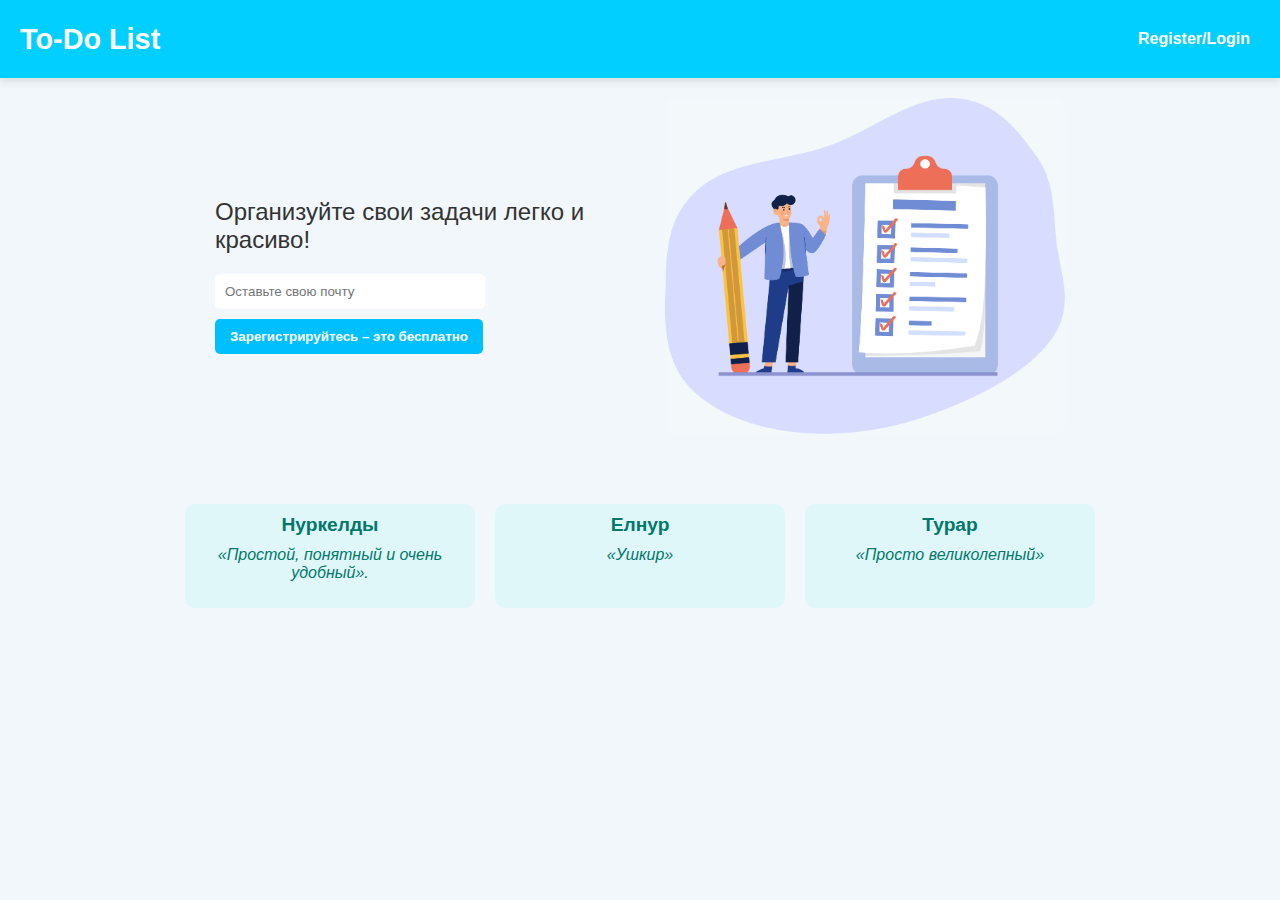
<file: index.html>
<!DOCTYPE html>
<html lang="ru">
<head>
  <meta charset="UTF-8">
  <meta name="viewport" content="width=device-width, initial-scale=1.0">
  <title>To-Do List</title>
  <link href="css/index_style.css" rel="stylesheet">
</head>
<body>
  <div class="header">
    <div class="logo">To-Do List</div>
    <div class="nav">
      <a href="login.html">Register/Login</a>
    </div>
  </div>

  <script src="https://code.jquery.com/jquery-3.6.0.min.js"></script>
  <script>
    $(document).ready(function() {
      $('#generate-number').click(function() {
        const randomNum = Math.floor(Math.random() * 100) + 1;
        let message = `Your number: ${randomNum}<br>`;
        message += randomNum % 2 === 0 ? "Even number" : "Odd number";
        message += "<br>";
        message += randomNum > 50 ? "Greater than 50" : "50 or less";
        $('#number-result').html(message);
      });

      const quotes = [
        {author: "Нуркелды", text: "«Простой, понятный и очень удобный»."},
        {author: "Елнур", text: "«Ушкир»"},
        {author: "Турар", text: "«Просто великолепный»"}
      ];

      function displayQuotes() {
        const container = $("#quote-container");
        container.empty();
        quotes.forEach(quote => {
          container.append(`
            <div class="quote-box">
              <span>${quote.author}</span>
              <p>${quote.text}</p>
            </div>
          `);
        });
      }

      $("#newsletter-btn").click(function() {
        const email = $("#newsletter-email").val();
        if (email) {
          alert("Спасибо за подписку!");
          $("#newsletter-email").val("");
        }
      });

      displayQuotes();
    });
  </script>

  <div class="container">
    <div class="promo">
      <div class="promo-text">Организуйте свои задачи легко и красиво!</div>
      <div class="signup-box">
        <input type="email" id="newsletter-email" placeholder="Оставьте свою почту">
        <button id="newsletter-btn">Зарегистрируйтесь – это бесплатно</button>
      </div>
    </div>
    <div class="image-container">
      <img src="assets/images/todo.png" alt="To-Do List Illustration">
    </div>
  </div>

  <div class="quote-container" id="quote-container"></div>
</body>
</html>
</file>
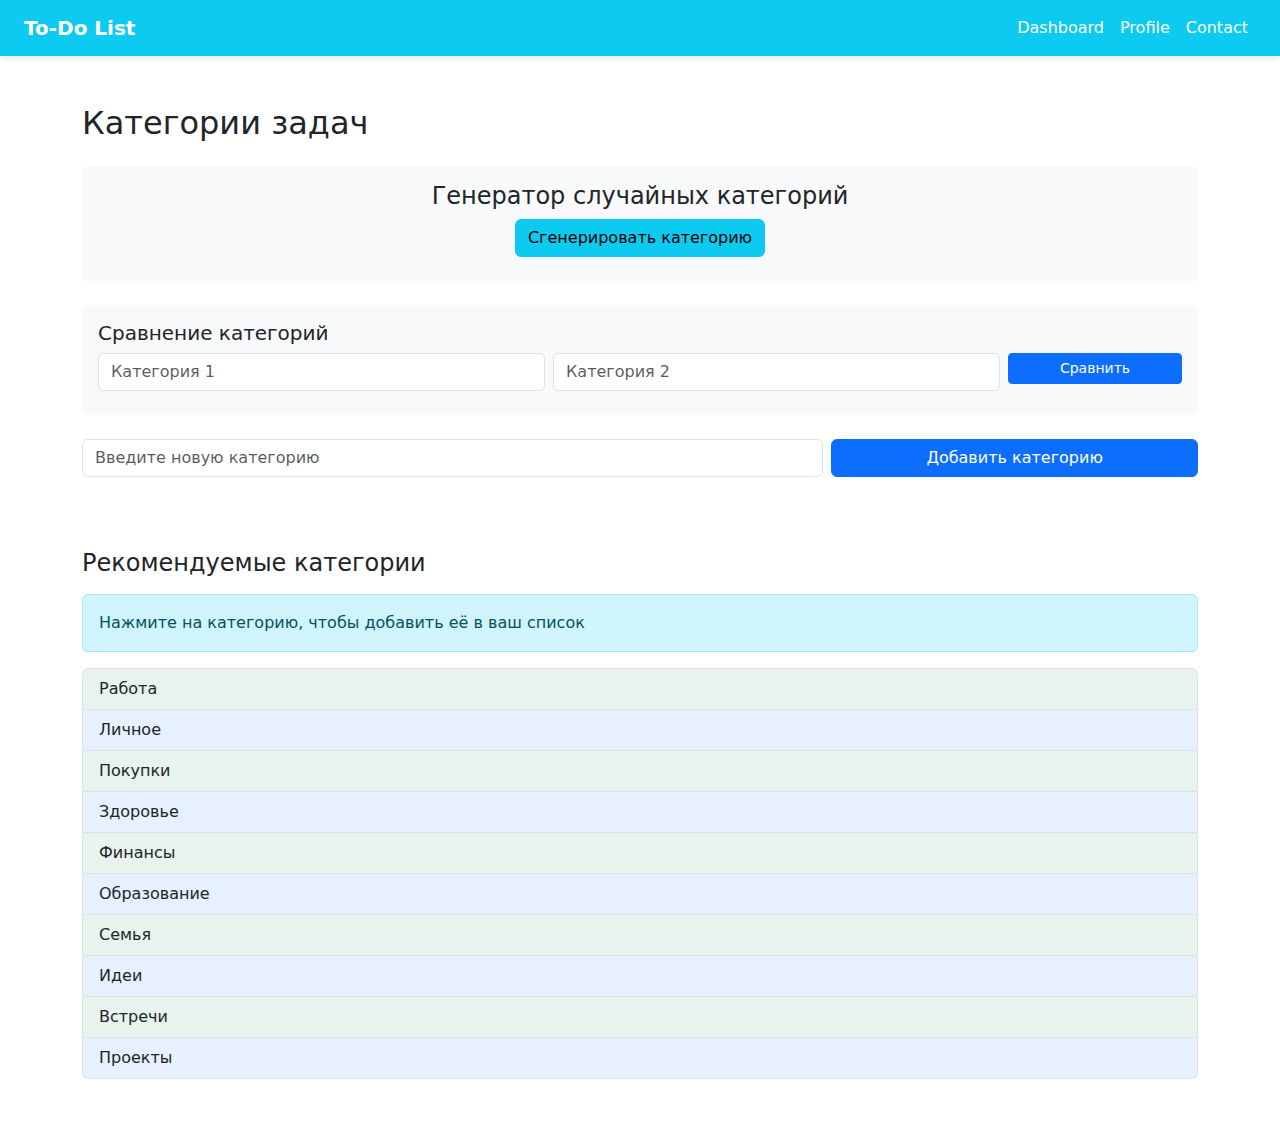
<file: categories.html>
<!DOCTYPE html>
<html lang="ru">
<head>
  <meta charset="UTF-8">
  <meta name="viewport" content="width=device-width, initial-scale=1">
  <title>Категории | To-Do List</title>
  <link href="categories_style.css" rel="stylesheet">
  <link href="https://cdn.jsdelivr.net/npm/bootstrap@5.3.0/dist/css/bootstrap.min.css" rel="stylesheet">
  <style>
    .even-category { background-color: rgba(25, 135, 84, 0.1); }
    .odd-category { background-color: rgba(13, 110, 253, 0.1); }
    .category-card { transition: all 0.3s ease; }
    .category-card:hover { transform: scale(1.02); box-shadow: 0 5px 15px rgba(0,0,0,0.1); }
    .random-category-btn { margin-top: 20px; }
  </style>
</head>
<body>
  <nav class="navbar navbar-expand-lg navbar-light bg-info px-4">
    <a class="navbar-brand text-white fw-bold" href="index.html">To-Do List</a>
    <div class="collapse navbar-collapse justify-content-end" id="navbarNav">
      <ul class="navbar-nav">
        <li class="nav-item"><a class="nav-link text-white" href="dashboard.html">Dashboard</a></li>
        <li class="nav-item"><a class="nav-link text-white" href="profile.html">Profile</a></li>
        <li class="nav-item"><a class="nav-link text-white" href="contact.html">Contact</a></li>
      </ul>
    </div>
  </nav>

  <main class="container my-5">
    <h2 class="mb-4">Категории задач</h2>
    <div class="random-category-container bg-light p-3 mb-4 rounded text-center">
      <h4>Генератор случайных категорий</h4>
      <button id="generate-category" class="btn btn-info mb-2">Сгенерировать категорию</button>
      <div id="category-result" class="fw-bold fs-4"></div>
    </div>
    <div class="category-comparison mb-4 p-3 bg-light rounded">
      <h5>Сравнение категорий</h5>
      <div class="row g-2 mb-2">
        <div class="col-md-5">
          <input type="text" class="form-control" id="category1" placeholder="Категория 1">
        </div>
        <div class="col-md-5">
          <input type="text" class="form-control" id="category2" placeholder="Категория 2">
        </div>
        <div class="col-md-2">
          <button id="compare-category-btn" class="btn btn-sm btn-primary w-100">Сравнить</button>
        </div>
      </div>
      <div id="comparison-result" class="fw-bold"></div>
    </div>

    <form id="category-form" class="mb-4">
      <div class="row g-2">
        <div class="col-md-8">
          <input type="text" class="form-control" placeholder="Введите новую категорию" id="category-input" required>
        </div>
        <div class="col-md-4">
          <button type="submit" class="btn btn-primary w-100">Добавить категорию</button>
        </div>
      </div>
    </form>


    <div class="grid-container mb-4" id="category-list"></div>


    <div class="suggested-categories mt-5">
      <h4 class="mb-3">Рекомендуемые категории</h4>
      <div class="alert alert-info">
        Нажмите на категорию, чтобы добавить её в ваш список
      </div>
      <ul id="suggested-list" class="list-group"></ul>
    </div>
  </main>

  <script src="https://code.jquery.com/jquery-3.6.0.min.js"></script>
  <script src="https://cdn.jsdelivr.net/npm/bootstrap@5.3.0/dist/js/bootstrap.bundle.min.js"></script>
  <script>
  $(document).ready(function() {
    const categoryForm = $('#category-form');
    const categoryInput = $('#category-input');
    const categoryList = $('#category-list');
    const suggestedList = $('#suggested-list');
    const allCategories = ['Работа', 'Личное', 'Покупки', 'Здоровье', 'Финансы', 
                         'Образование', 'Семья', 'Идеи', 'Встречи', 'Проекты'];
    
    $('#generate-category').click(function() {
      const randomIndex = Math.floor(Math.random() * allCategories.length);
      const randomCategory = allCategories[randomIndex];
      $('#category-result').text(randomCategory);
      
      categoryInput.val(randomCategory).focus();
    });

    $('#compare-category-btn').click(function() {
      const cat1 = $('#category1').val().trim();
      const cat2 = $('#category2').val().trim();
      
      if (!cat1 || !cat2) {
        $('#comparison-result').text("Введите обе категории для сравнения").addClass('text-danger');
        return;
      }
      
      let result;
      if (cat1.length > cat2.length) {
        result = `"${cat1}" длиннее чем "${cat2}"`;
      } else if (cat2.length > cat1.length) {
        result = `"${cat2}" длиннее чем "${cat1}"`;
      } else {
        result = `Категории одинаковой длины`;
      }
      
      $('#comparison-result').text(result).removeClass('text-danger');
    });
    function showSuggestedCategories() {
      suggestedList.empty();
      
      allCategories.forEach((cat, index) => {
        const li = $('<li>', {
          class: `list-group-item ${index % 2 === 0 ? 'even-category' : 'odd-category'}`,
          text: cat
        }).click(function() {
          categoryInput.val(cat).focus();
        });
        suggestedList.append(li);
      });
    }
    function loadCategories() {
      const categories = JSON.parse(localStorage.getItem('categories')) || [];
      categoryList.empty();
      categories.forEach(cat => {
        const card = createCategoryCard(cat);
        categoryList.append(card);
      });
    }

    function saveCategories(categories) {
      localStorage.setItem('categories', JSON.stringify(categories));
    }

    function createCategoryCard(name) {
      const card = $('<div>', {
        class: 'category-card bg-white p-3 mb-3 rounded shadow-sm'
      });
      
      const nameSpan = $('<span>', {
        class: 'fw-bold me-2',
        text: name
      });
      
      const deleteBtn = $('<button>', {
        class: 'btn btn-outline-danger btn-sm float-end',
        html: '&times;'
      });
      
      deleteBtn.on('click', function() {
        card.fadeOut(300, function() {
          card.remove();
          const categories = JSON.parse(localStorage.getItem('categories')) || [];
          const updated = categories.filter(c => c !== name);
          saveCategories(updated);
        });
      });
      
      card.append(nameSpan, deleteBtn);
      return card;
    }

    categoryForm.on('submit', function(e) {
      e.preventDefault();
      const name = categoryInput.val().trim();
      
      if (name) {
        const categories = JSON.parse(localStorage.getItem('categories')) || [];
        if (!categories.includes(name)) {
          categories.push(name);
          saveCategories(categories);
          const card = createCategoryCard(name);
          card.hide().appendTo(categoryList).fadeIn(300);
          categoryInput.val('');
        }
      }
    });

    loadCategories();
    showSuggestedCategories();
  });
  </script>
</body>
</html>
</file>
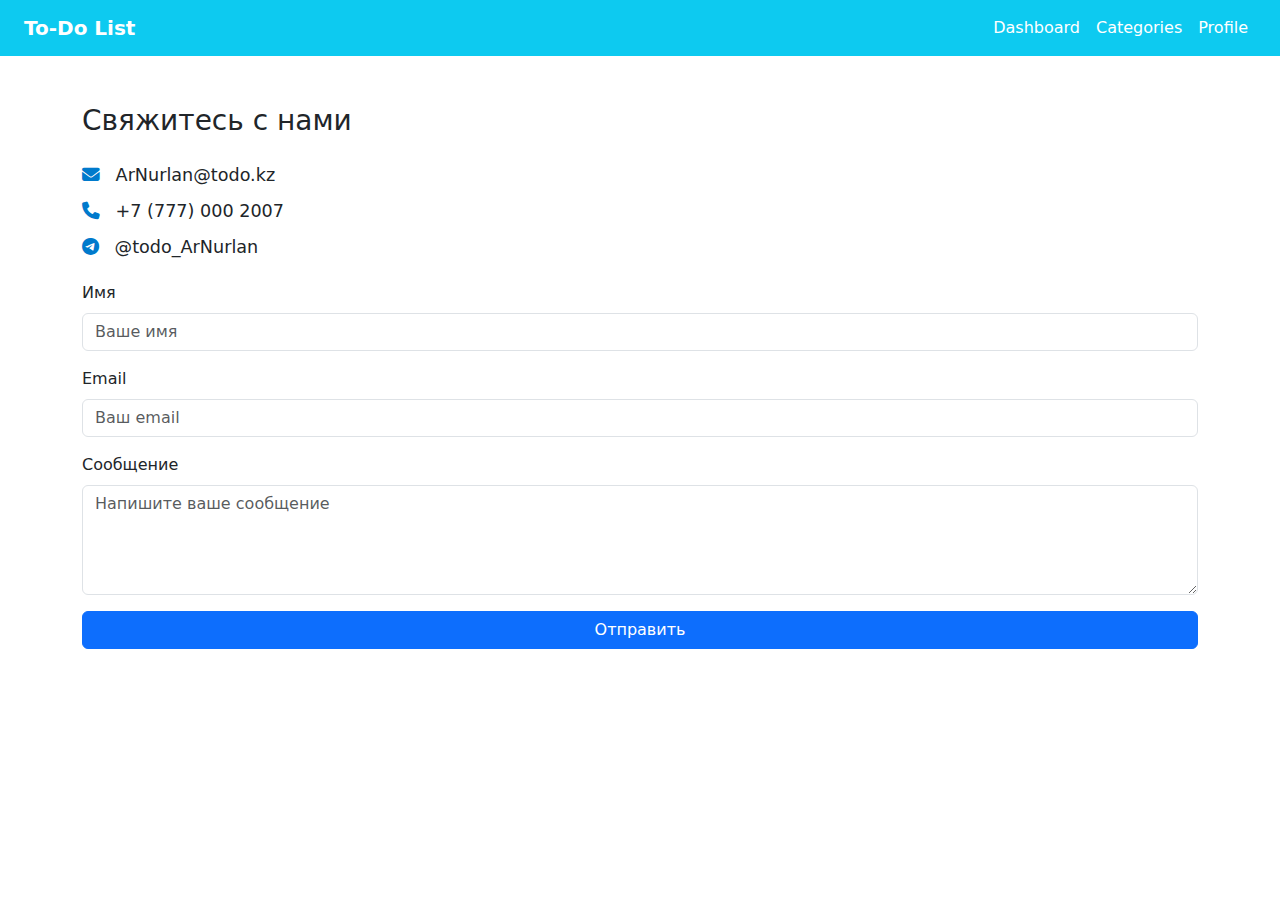
<file: contact.html>
<!DOCTYPE html>
<html lang="ru">
<head>
  <meta charset="UTF-8">
  <meta name="viewport" content="width=device-width, initial-scale=1">
  <title>Контакты | To-Do List</title>
  <link href="css/contact_style.css" rel="stylesheet">
  <link href="https://cdn.jsdelivr.net/npm/bootstrap@5.3.0/dist/css/bootstrap.min.css" rel="stylesheet">
  <link href="https://cdnjs.cloudflare.com/ajax/libs/font-awesome/6.5.0/css/all.min.css" rel="stylesheet">
</head>
<body>
  <header class="navbar navbar-expand-lg navbar-light bg-info px-4">
    <a class="navbar-brand text-white fw-bold" href="index.html">To-Do List</a>
    <button class="navbar-toggler" type="button" data-bs-toggle="collapse" data-bs-target="#navbarNav"
            aria-controls="navbarNav" aria-expanded="false" aria-label="Toggle navigation">
      <span class="navbar-toggler-icon"></span>
    </button>
    <div class="collapse navbar-collapse justify-content-end" id="navbarNav">
      <ul class="navbar-nav">
        <li class="nav-item"><a class="nav-link text-white" href="dashboard.html">Dashboard</a></li>
        <li class="nav-item"><a class="nav-link text-white" href="categories.html">Categories</a></li>
        <li class="nav-item"><a class="nav-link text-white" href="profile.html">Profile</a></li>
      </ul>
    </div>
  </header>

  <main class="container my-5">
    <h3 class="mb-4">Свяжитесь с нами</h3>
    <div class="contact-info">
      <div><i class="fas fa-envelope"></i> ArNurlan@todo.kz</div>
      <div><i class="fas fa-phone"></i> +7 (777) 000 2007</div>
      <div><i class="fab fa-telegram"></i> @todo_ArNurlan</div>
    </div>
    <form id="contact-form">
      <div class="mb-3">
        <label class="form-label">Имя</label>
        <input type="text" class="form-control" id="contact-name" placeholder="Ваше имя">
        <div class="invalid-feedback" id="contact-name-feedback"></div>
      </div>
      <div class="mb-3">
        <label class="form-label">Email</label>
        <input type="email" class="form-control" id="contact-email" placeholder="Ваш email">
        <div class="invalid-feedback" id="contact-email-feedback"></div>
      </div>
      <div class="mb-3">
        <label class="form-label">Сообщение</label>
        <textarea class="form-control" rows="4" id="contact-message" placeholder="Напишите ваше сообщение"></textarea>
        <div class="invalid-feedback" id="contact-message-feedback"></div>
      </div>
      <button type="submit" class="btn btn-primary w-100">Отправить</button>
    </form>
  </main>

  <script src="https://code.jquery.com/jquery-3.6.0.min.js"></script>
  <script src="https://cdn.jsdelivr.net/npm/bootstrap@5.3.0/dist/js/bootstrap.bundle.min.js"></script>
  <script>
    $(document).ready(function() {
      const contactForm = $('#contact-form');
      const contactNameInput = $('#contact-name');
      const contactEmailInput = $('#contact-email');
      const contactMessageInput = $('#contact-message');

      const nameFeedback = $('#contact-name-feedback');
      const emailFeedback = $('#contact-email-feedback');
      const messageFeedback = $('#contact-message-feedback');

      function clearValidationErrors() {
        contactNameInput.removeClass('is-invalid');
        nameFeedback.hide();
        contactEmailInput.removeClass('is-invalid');
        emailFeedback.hide();
        contactMessageInput.removeClass('is-invalid');
        messageFeedback.hide();
      }

      contactForm.on('submit', function(e) {
        e.preventDefault();
        clearValidationErrors();

        let isValid = true;
        const emailPattern = /^[^\s@]+@[^\s@]+\.[^\s@]+$/;

        if (contactNameInput.val().trim() === '') {
          contactNameInput.addClass('is-invalid');
          nameFeedback.text('Пожалуйста, введите ваше имя.').show();
          isValid = false;
        }

        if (contactEmailInput.val().trim() === '') {
          contactEmailInput.addClass('is-invalid');
          emailFeedback.text('Пожалуйста, введите ваш email.').show();
          isValid = false;
        } else if (!emailPattern.test(contactEmailInput.val().trim())) {
          contactEmailInput.addClass('is-invalid');
          emailFeedback.text('Пожалуйста, введите корректный email адрес.').show();
          isValid = false;
        }

        if (contactMessageInput.val().trim() === '') {
          contactMessageInput.addClass('is-invalid');
          messageFeedback.text('Пожалуйста, введите ваше сообщение.').show();
          isValid = false;
        }

        if (isValid) {
          $('<div class="alert alert-success mt-3">Сообщение отправлено! Мы свяжемся с вами в ближайшее время.</div>')
            .insertBefore(contactForm)
            .delay(2000)
            .fadeOut(function() {
              $(this).remove();
            });
          contactForm.trigger('reset');
        }
      });
    });
  </script>
</body>
</html>
</file>
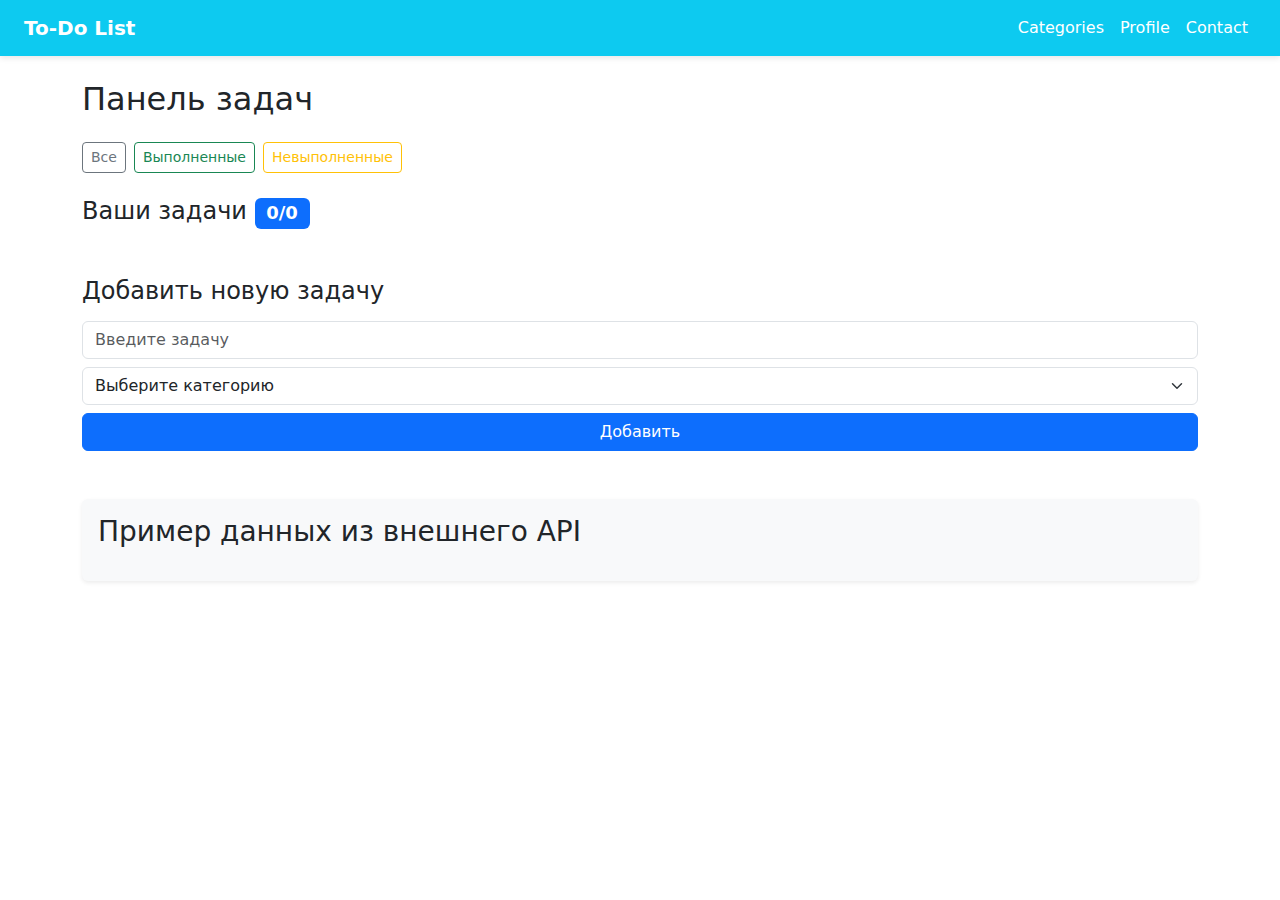
<file: dashboard.html>
<!DOCTYPE html>
<html lang="ru">
<head>
  <meta charset="UTF-8">
  <meta name="viewport" content="width=device-width, initial-scale=1">
  <title>Dashboard | To-Do List</title>
  <link href="css/dashboard_style.css" rel="stylesheet">
  <link href="https://cdn.jsdelivr.net/npm/bootstrap@5.3.0/dist/css/bootstrap.min.css" rel="stylesheet">
  <link href="https://cdnjs.cloudflare.com/ajax/libs/font-awesome/6.5.0/css/all.min.css" rel="stylesheet">
</head>
<body id="dashboard-page">

  <header class="navbar navbar-expand-lg navbar-light bg-info px-4">
    <a class="navbar-brand text-white fw-bold" href="index.html">To-Do List</a>
    <button class="navbar-toggler" type="button" data-bs-toggle="collapse" data-bs-target="#navbarNav" aria-controls="navbarNav" aria-expanded="false" aria-label="Toggle navigation">
      <span class="navbar-toggler-icon"></span>
    </button>
    <div class="collapse navbar-collapse justify-content-end" id="navbarNav">
      <ul class="navbar-nav">
        <li class="nav-item"><a class="nav-link text-white" href="categories.html">Categories</a></li>
        <li class="nav-item"><a class="nav-link text-white" href="profile.html">Profile</a></li>
        <li class="nav-item"><a class="nav-link text-white" href="contact.html">Contact</a></li>
      </ul>
    </div>
  </header>

  <main class="container my-4">
    <h2 class="mb-4">Панель задач</h2>

    <div class="mb-4 d-flex flex-wrap gap-2">
      <button class="btn btn-outline-secondary btn-sm filter-btn" data-filter="all">Все</button>
      <button class="btn btn-outline-success btn-sm filter-btn" data-filter="done">Выполненные</button>
      <button class="btn btn-outline-warning btn-sm filter-btn" data-filter="inprogress">Невыполненные</button>
    </div>

    <div class="dashboard-grid">
      <section>
        <h4 class="mb-3">Ваши задачи <span class="badge bg-primary" id="task-count">0</span></h4>
        <ul class="list-group" id="task-list"></ul>
      </section>

      <section>
        <h4 class="mb-3">Добавить новую задачу</h4>
        <form id="task-form">
          <div class="mb-2">
            <input type="text" class="form-control" placeholder="Введите задачу" id="task-input">
            <div class="invalid-feedback" id="task-input-feedback"></div>
          </div>
          <div class="mb-2">
            <select class="form-select" id="category-select">
              <option value="" selected disabled>Выберите категорию</option>
            </select>
            <div class="invalid-feedback" id="category-select-feedback"></div>
          </div>
          <button type="submit" class="btn btn-primary w-100">Добавить</button>
        </form>
      </section>
    </div>

    <section class="api-tasks-section my-5 p-3 bg-light rounded shadow-sm">
      <h3 class="mb-3">Пример данных из внешнего API</h3>
      <div id="api-todos" class="list-group">
        <p id="api-loading" class="text-muted">Загрузка данных из внешнего источника...</p>
        <p id="api-error" class="text-danger mt-2" style="display:none;"></p>
      </div>
    </section>
  </main>

  <audio id="complete-sound" src="assets/sounds/complete.mp3" preload="auto"></audio>
  <audio id="add-sound" src="assets/sounds/add.mp3" preload="auto"></audio>

  <script src="https://code.jquery.com/jquery-3.6.0.min.js"></script>
  <script src="https://cdn.jsdelivr.net/npm/bootstrap@5.3.0/dist/js/bootstrap.bundle.min.js"></script>
  <script>
    $(document).ready(function() {
      const SELECTORS = {
        TASK_LIST: "#task-list",
        TASK_COUNT: "#task-count",
        CATEGORY_SELECT: "#category-select",
        TASK_INPUT: "#task-input",
        TASK_FORM: "#task-form",
        COMPLETE_SOUND: "#complete-sound",
        ADD_SOUND: "#add-sound",
        TASK_INPUT_FEEDBACK: "#task-input-feedback",
        CATEGORY_SELECT_FEEDBACK: "#category-select-feedback",
        FILTER_BUTTON: ".filter-btn",
        API_TODOS: "#api-todos",
        API_LOADING: "#api-loading",
        API_ERROR: "#api-error",
        TASK_ITEM: ".task-item",
        TOGGLE_STATUS_BTN: ".toggle-status",
        DELETE_BTN: ".btn-delete",
        TASK_TEXT_SPAN: ".task-text",
        BADGE_SPAN: ".badge",
        EDIT_INPUT: ".edit-input",
        EDIT_BUTTONS_DIV: ".edit-buttons"
      };

      const CSS_CLASSES = {
        IS_INVALID: "is-invalid",
        COMPLETED: "completed",
        TASK_COMPLETE_ANIMATION: "task-complete-animation",
        BTN_SUCCESS: "btn-success",
        BTN_OUTLINE_SECONDARY: "btn-outline-secondary"
      };

      const STATUSES = {
        DONE: "done",
        IN_PROGRESS: "inprogress",
        ALL: "all"
      };

      const API_URL = 'https://jsonplaceholder.typicode.com/todos?_limit=7';
      const LOCAL_STORAGE_KEYS = {
        CATEGORIES: 'categories',
        TASKS: 'tasks'
      };

      const taskList = $(SELECTORS.TASK_LIST);
      const taskCount = $(SELECTORS.TASK_COUNT);
      const categorySelect = $(SELECTORS.CATEGORY_SELECT);
      const taskInput = $(SELECTORS.TASK_INPUT);
      const taskForm = $(SELECTORS.TASK_FORM);
      const completeSound = $(SELECTORS.COMPLETE_SOUND)[0];
      const addSound = $(SELECTORS.ADD_SOUND)[0];

      const taskInputFeedback = $(SELECTORS.TASK_INPUT_FEEDBACK);
      const categorySelectFeedback = $(SELECTORS.CATEGORY_SELECT_FEEDBACK);
      const apiTodosContainer = $(SELECTORS.API_TODOS)[0];
      const apiLoadingMessage = $(SELECTORS.API_LOADING)[0];
      const apiErrorMessage = $(SELECTORS.API_ERROR)[0];

      function loadCategories() {
        const categories = JSON.parse(localStorage.getItem(LOCAL_STORAGE_KEYS.CATEGORIES)) || [];
        categorySelect.empty().append($('<option>', { value: "", text: "Выберите категорию", selected: true, disabled: true }));
        categories.forEach(cat => {
          categorySelect.append($('<option>', { value: cat, text: cat }));
        });
      }

      function loadTasks() {
        const tasks = JSON.parse(localStorage.getItem(LOCAL_STORAGE_KEYS.TASKS)) || [];
        taskList.empty();
        tasks.forEach(task => {
          const li = createTaskElement(task.title, task.category, task.status);
          taskList.append(li);
        });
        applyFilter(STATUSES.ALL);
      }

      function saveTasks() {
        const tasks = [];
        taskList.find(SELECTORS.TASK_ITEM).each(function() {
          tasks.push({
            title: $(this).find(SELECTORS.TASK_TEXT_SPAN).text(),
            category: $(this).find(SELECTORS.BADGE_SPAN).text(),
            status: $(this).find(SELECTORS.TOGGLE_STATUS_BTN).attr("data-status")
          });
        });
        localStorage.setItem(LOCAL_STORAGE_KEYS.TASKS, JSON.stringify(tasks));
      }

      function updateTaskCount() {
        const total = taskList.children().length;
        const completed = taskList.find(`${SELECTORS.TOGGLE_STATUS_BTN}[data-status='${STATUSES.DONE}']`).length;
        taskCount.text(`${completed}/${total}`);
      }

      function createTaskElement(title, category, status = STATUSES.IN_PROGRESS) {
        const li = $('<li>', {
          class: `list-group-item d-flex justify-content-between align-items-start ${SELECTORS.TASK_ITEM.substring(1)} ${status === STATUSES.DONE ? CSS_CLASSES.COMPLETED : ''}`,
          css: { display: 'flex' }
        });

        const taskContent = $('<div>', {
          class: `task-content editable`,
          html: `
            <span class="task-text">${title}</span>
            <br>
            <span class="badge bg-secondary">${category}</span>
          `
        });

        const controls = $('<div>', { class: 'task-controls' });

        const toggleBtn = $('<button>', {
          class: `btn btn-sm ${SELECTORS.TOGGLE_STATUS_BTN.substring(1)} ${status === STATUSES.DONE ? CSS_CLASSES.BTN_SUCCESS : CSS_CLASSES.BTN_OUTLINE_SECONDARY}`,
          'data-status': status,
          text: status === STATUSES.DONE ? '✔' : 'В процессе'
        });

        const deleteBtn = $('<button>', {
          class: `btn btn-sm btn-danger ${SELECTORS.DELETE_BTN.substring(1)}`,
          html: '&times;'
        });

        controls.append(toggleBtn, ' ', deleteBtn);
        li.append(taskContent, controls);

        setupTaskEditing(li);
        addTaskEventListeners(li);

        return li;
      }

      function setupTaskEditing(taskElement) {
        const contentDiv = taskElement.find('.task-content');
        const textSpan = taskElement.find(SELECTORS.TASK_TEXT_SPAN);
        const badge = taskElement.find(SELECTORS.BADGE_SPAN).clone();

        contentDiv.on('dblclick', function() {
          const currentText = textSpan.text();
          if (contentDiv.find(SELECTORS.EDIT_INPUT).length > 0) return;

          const input = $('<input>', {
            type: 'text',
            class: `form-control ${SELECTORS.EDIT_INPUT.substring(1)}`,
            value: currentText
          });

          const buttonDiv = $('<div>', { class: SELECTORS.EDIT_BUTTONS_DIV.substring(1) });
          const saveBtn = $('<button>', {
            class: `${CSS_CLASSES.BTN_SUCCESS} btn-sm`,
            text: 'Сохранить'
          });
          const cancelBtn = $('<button>', {
            class: `${CSS_CLASSES.BTN_OUTLINE_SECONDARY} btn-sm`,
            text: 'Отмена'
          });

          buttonDiv.append(saveBtn, cancelBtn);

          contentDiv.empty().append(input).append($('<br>')).append(badge).append(buttonDiv);
          input.focus();

          const saveHandler = function() {
            const newText = input.val().trim();
            if (newText && newText !== currentText) {
              textSpan.text(newText);
              contentDiv.empty().append(textSpan).append($('<br>')).append(badge.clone());
              saveTasks();
            } else {
              cancelHandler();
            }
          };

          const cancelHandler = function() {
            contentDiv.empty().append(textSpan).append($('<br>')).append(badge.clone());
          };

          saveBtn.on('click', saveHandler);
          cancelBtn.on('click', cancelHandler);
          input.on('keypress', function(e) { if (e.which === 13) saveHandler(); });
          input.on('keydown', function(e) { if (e.key === 'Escape') cancelHandler(); });
        });
      }

      function addTaskEventListeners(li) {
        const toggleBtn = li.find(SELECTORS.TOGGLE_STATUS_BTN);
        const deleteBtn = li.find(SELECTORS.DELETE_BTN);

        toggleBtn.on('click', function() {
          const $this = $(this);
          if ($this.attr('data-status') === STATUSES.IN_PROGRESS) {
            try {
              completeSound.currentTime = 0;
              completeSound.play();
              li.addClass(CSS_CLASSES.TASK_COMPLETE_ANIMATION);
              setTimeout(() => li.removeClass(CSS_CLASSES.TASK_COMPLETE_ANIMATION), 500);
            } catch (e) {
              console.log("Ошибка звука завершения задачи:", e);
            }
          }

          if ($this.hasClass(CSS_CLASSES.BTN_SUCCESS)) {
            $this.removeClass(CSS_CLASSES.BTN_SUCCESS).addClass(CSS_CLASSES.BTN_OUTLINE_SECONDARY)
              .text('В процессе').attr('data-status', STATUSES.IN_PROGRESS);
            li.removeClass(CSS_CLASSES.COMPLETED);
          } else {
            $this.removeClass(CSS_CLASSES.BTN_OUTLINE_SECONDARY).addClass(CSS_CLASSES.BTN_SUCCESS)
              .text('✔').attr('data-status', STATUSES.DONE);
            li.addClass(CSS_CLASSES.COMPLETED);
          }
          saveTasks();
          updateTaskCount();
        });

        deleteBtn.on('click', function() {
          li.fadeOut(300, function() {
            li.remove();
            saveTasks();
            updateTaskCount();
          });
        });
      }

      function clearTaskFormValidationErrors() {
        taskInput.removeClass(CSS_CLASSES.IS_INVALID);
        taskInputFeedback.hide();
        categorySelect.removeClass(CSS_CLASSES.IS_INVALID);
        categorySelectFeedback.hide();
      }

      taskForm.on('submit', function(e) {
        e.preventDefault();
        const title = taskInput.val().trim();
        const category = categorySelect.val();

        clearTaskFormValidationErrors();

        let isValid = true;

        if (title === '') {
          taskInput.addClass(CSS_CLASSES.IS_INVALID);
          taskInputFeedback.text('Пожалуйста, введите текст задачи.').show();
          isValid = false;
        }

        if (!category) {
          categorySelect.addClass(CSS_CLASSES.IS_INVALID);
          categorySelectFeedback.text('Пожалуйста, выберите категорию.').show();
          isValid = false;
        }

        if (isValid) {
          try {
            addSound.currentTime = 0;
            addSound.play();
          } catch (e) {
            console.log("Ошибка звука добавления задачи:", e);
          }

          const li = createTaskElement(title, category);
          li.hide().appendTo(taskList).fadeIn(300);
          taskForm.trigger('reset');
          saveTasks();
          updateTaskCount();
        }
      });

      $(SELECTORS.FILTER_BUTTON).on('click', function() {
        applyFilter($(this).data('filter'));
      });

      function applyFilter(filter) {
        taskList.find(SELECTORS.TASK_ITEM).each(function() {
          const status = $(this).find(SELECTORS.TOGGLE_STATUS_BTN).attr("data-status");
          $(this).toggle(filter === STATUSES.ALL || status === filter);
        });
      }

      function fetchAndDisplayAPITodos() {
        apiLoadingMessage.textContent = 'Загрузка данных из внешнего источника...';
        if (!apiTodosContainer || !apiLoadingMessage || !apiErrorMessage) {
          console.warn("Элементы для отображения API задач не найдены на этой странице.");
          return;
        }

        apiLoadingMessage.style.display = 'block';
        apiErrorMessage.style.display = 'none';
        apiTodosContainer.innerHTML = '';

        fetch(API_URL)
          .then(response => {
            if (!response.ok) {
              throw new Error(`Ошибка HTTP! Статус: ${response.status}`);
            }
            return response.json();
          })
          .then(todos => {
            apiLoadingMessage.style.display = 'none';

            if (todos.length === 0) {
              apiTodosContainer.innerHTML = '<p class="text-muted">Нет данных из API.</p>';
              return;
            }

            todos.forEach(todo => {
              const todoItem = document.createElement('li');
              todoItem.className = 'list-group-item d-flex justify-content-between align-items-center';
              todoItem.innerHTML = `
                <span>${todo.title}</span>
                ${todo.completed ? '<span class="badge bg-success">Выполнено</span>' : '<span class="badge bg-warning text-dark">В процессе</span>'}
              `;
              apiTodosContainer.appendChild(todoItem);
            });
          })
          .catch(error => {
            console.error('Ошибка при получении данных из API:', error);
            apiLoadingMessage.style.display = 'none';
            apiErrorMessage.textContent = `Ошибка загрузки данных: ${error.message}. Пожалуйста, попробуйте позже.`;
            apiErrorMessage.style.display = 'block';
          });
      }

      loadCategories();
      loadTasks();
      updateTaskCount();
      fetchAndDisplayAPITodos();
    });
  </script>
</body>
</html>
</file>
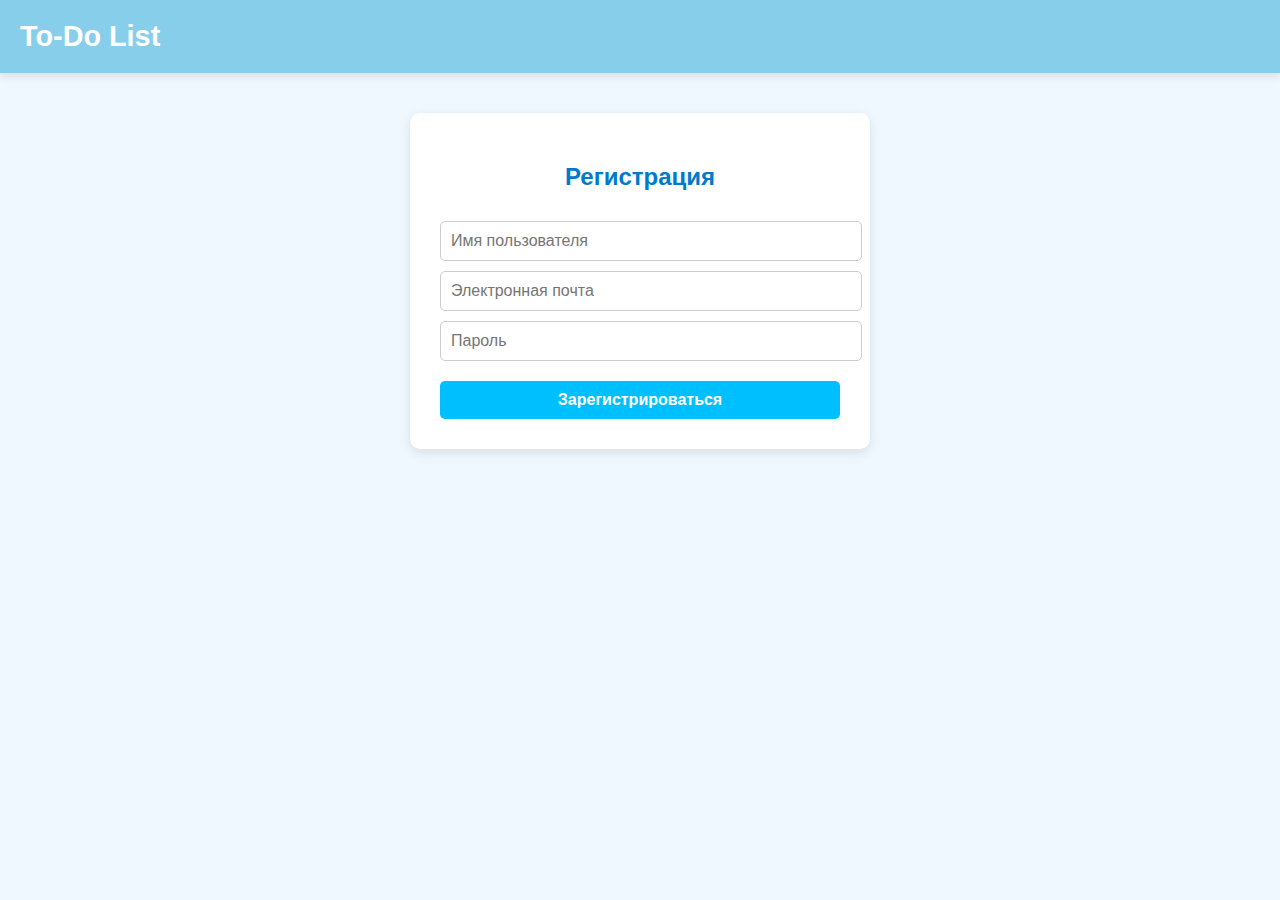
<file: login.html>
<!DOCTYPE html>
<html lang="ru">
<head>
  <meta charset="UTF-8">
  <meta name="viewport" content="width=device-width, initial-scale=1.0">
  <title>Login / Register</title>
  <link href="css/login_style.css" rel="stylesheet">
</head>
<body>
  <div class="header">
    <div class="logo">To-Do List</div>
  </div>

  <div class="container">
    <div class="form-box">
      <h2>Регистрация</h2>
      <input type="text" id="reg-username" placeholder="Имя пользователя" required>
      <input type="email" id="reg-email" placeholder="Электронная почта" required>
      <input type="password" id="reg-password" placeholder="Пароль" required>
      <button id="register-btn">Зарегистрироваться</button>
    </div>
  </div>
  

  <script src="https://code.jquery.com/jquery-3.6.0.min.js"></script>
  <script>
    $(document).ready(function() {
      $("#register-btn").click(function() {
        const username = $("#reg-username").val();
        const email = $("#reg-email").val();
        const password = $("#reg-password").val();

        if (username && email && password) {
          localStorage.setItem('currentUser', JSON.stringify({
            username: username,
            email: email
          }));
          window.location.href = "dashboard.html";
        }
      });
    });
  </script>
</body>
</html>
</file>
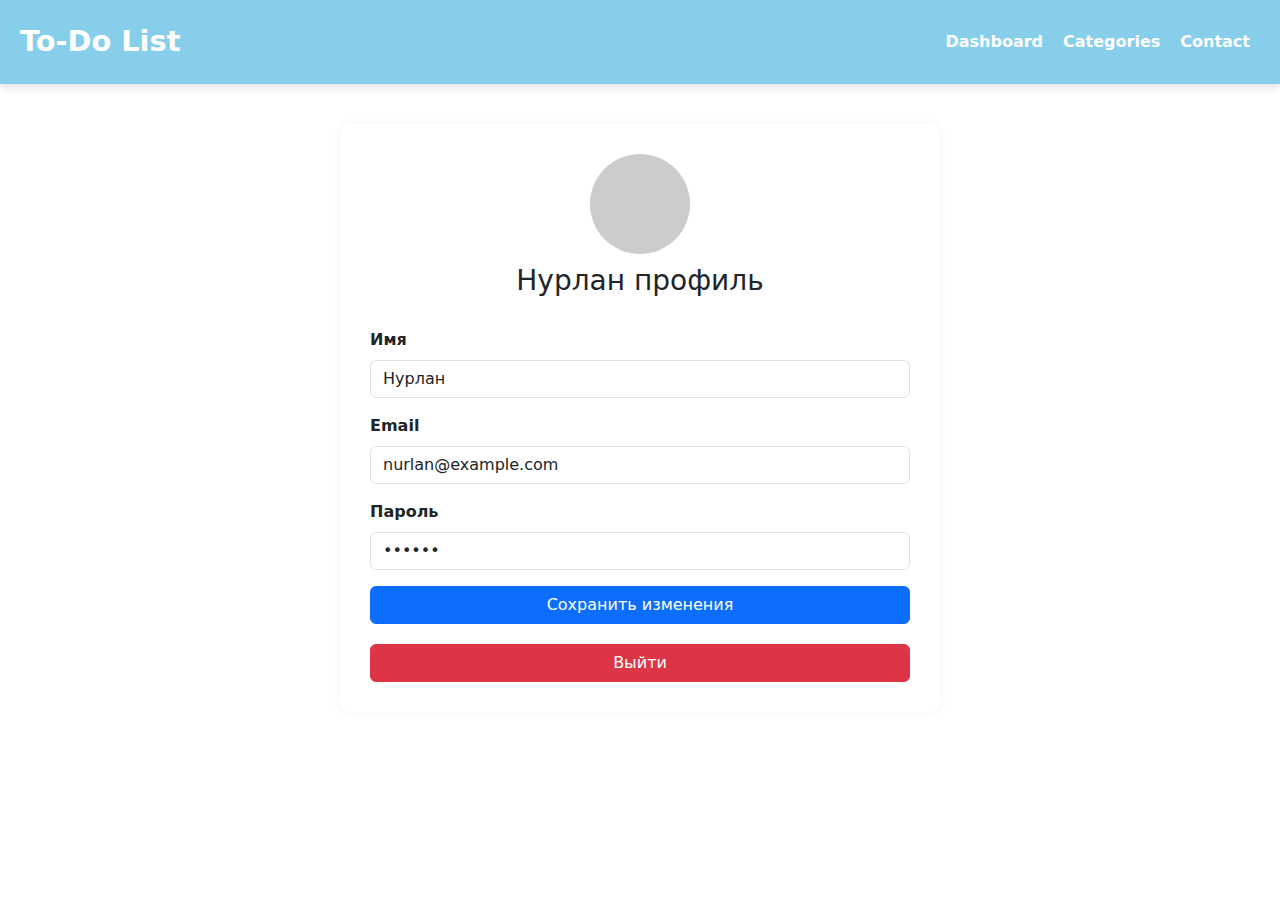
<file: profile.html>
<!DOCTYPE html>
<html lang="ru">
<head>
  <meta charset="UTF-8">
  <meta name="viewport" content="width=device-width, initial-scale=1">
  <title>Профиль | To-Do List</title>
  <link href="profile_style.css" rel="stylesheet">
  <link href="https://cdn.jsdelivr.net/npm/bootstrap@5.3.0/dist/css/bootstrap.min.css" rel="stylesheet">
</head>
<body>
  <div class="header">
    <div class="logo">To-Do List</div>
    <div class="nav">
      <a href="dashboard.html">Dashboard</a>
      <a href="categories.html">Categories</a>
      <a href="contact.html">Contact</a>
    </div>
  </div>

  <div class="profile-container">
    <div class="profile-header">
      <div class="avatar"></div>
      <h3 id="profile-title">Ваш профиль</h3>
    </div>
    
    <form id="profile-form">
      <div class="mb-3">
        <label class="form-label">Имя</label>
        <input type="text" class="form-control" id="profile-name" value="Нурлан" required>
      </div>
      <div class="mb-3">
        <label class="form-label">Email</label>
        <input type="email" class="form-control" id="profile-email" value="nurlan@example.com" required>
      </div>
      <div class="mb-3">
        <label class="form-label">Пароль</label>
        <input type="password" class="form-control" id="profile-password" value="123456" required>
      </div>
      <button type="submit" class="btn btn-primary w-100">Сохранить изменения</button>
    </form>

    <button class="btn btn-danger logout-btn" id="logout-btn">Выйти</button>
  </div>

  <script src="https://code.jquery.com/jquery-3.6.0.min.js"></script>
  <script src="https://cdn.jsdelivr.net/npm/bootstrap@5.3.0/dist/js/bootstrap.bundle.min.js"></script>
  <script>
  $(document).ready(function() {
    const profileForm = $('#profile-form');
    const logoutBtn = $('#logout-btn');
    const profileTitle = $('#profile-title');

    function loadProfile() {
      const user = JSON.parse(localStorage.getItem('currentUser')) || {
        name: 'Нурлан',
        email: 'nurlan@example.com'
      };
      $('#profile-name').val(user.name || 'Нурлан');
      $('#profile-email').val(user.email || 'nurlan@example.com');
      profileTitle.text(`${user.name || 'Ваш'} профиль`);
    }

    profileForm.on('submit', function(e) {
      e.preventDefault();
      const name = $('#profile-name').val();
      const email = $('#profile-email').val();
      const password = $('#profile-password').val();

      localStorage.setItem('currentUser', JSON.stringify({
        name: name,
        email: email
      }));

      profileTitle.text(`${name} профиль`);
      
      $('<div class="alert alert-success mt-3">Профиль успешно сохранен!</div>')
        .insertBefore(profileForm)
        .delay(2000)
        .fadeOut();
    });

    logoutBtn.on('click', function() {
      localStorage.removeItem('currentUser');
      window.location.href = 'login.html';
    });

    loadProfile();
  });
  </script>
</body>
</html>
</file>
<file: css/index_style.css>
body {
  margin: 0;
  font-family: Arial, sans-serif;
  background-color: #f1f7fa;
  color: #333;
}

.header {
  display: flex;
  justify-content: space-between;
  align-items: center;
  padding: 20px;
  background-color: #00cfff;
  color: white;
  box-shadow: 0 4px 8px rgba(0, 0, 0, 0.1);
}

.logo {
  font-size: 1.8em;
  font-weight: bold;
}

.nav {
  display: flex;
}

.nav a {
  color: white;
  text-decoration: none;
  font-weight: bold;
  padding: 10px;
}

.nav a:hover {
  text-decoration: underline;
}

.container {
  display: flex;
  align-items: center;
  justify-content: center;
  gap: 50px;
  padding: 20px;
  flex-direction: row;
  flex-wrap: wrap;
}

.promo {
  max-width: 400px;
  text-align: left;
}

.promo-text {
  font-size: 1.5em;
  margin: 20px 0;
}

.signup-box {
  display: flex;
  flex-wrap: wrap;
  gap: 10px;
  margin-top: 20px;
}

input {
  padding: 10px;
  border: none;
  border-radius: 5px;
  width: 250px;
  max-width: 100%;
}

button {
  padding: 10px 15px;
  border: none;
  border-radius: 5px;
  background: #00bfff;
  color: white;
  font-weight: bold;
  cursor: pointer;
  transition: background 0.3s;
}

button:hover {
  background: #007acc;
}

.image-container {
  width: 400px;
  max-width: 100%;
  height: auto;
  background: rgba(255, 255, 255, 0.2);
  display: flex;
  align-items: center;
  justify-content: center;
  font-size: 1.2em;
  font-weight: bold;
  border-radius: 10px;
  position: relative;
}

.image-container img {
  width: 100%;
  height: auto;
  object-fit: cover;
  border-radius: 10px;
}

.quote-container {
  display: flex;
  flex-wrap: wrap;
  gap: 20px;
  justify-content: center;
  margin: 50px 20px;
}

.quote-box {
  background: #e0f7fa;
  padding: 10px 20px;
  border-radius: 10px;
  width: 250px;
  max-width: 100%;
  text-align: center;
}

.quote-box span {
  font-size: 1.2em;
  font-weight: bold;
  color: #00796b;
}

.quote-box p {
  font-size: 1em;
  font-style: italic;
  color: #00796b;
  margin-top: 10px;
}

@media (max-width: 768px) {
  .header {
    flex-direction: column;
    align-items: flex-start;
    gap: 10px;
  }

  .container {
    flex-direction: column;
    gap: 30px;
    text-align: center;
  }

  .promo {
    text-align: center;
  }

  .signup-box {
    justify-content: center;
  }

  .nav {
    flex-direction: column;
    width: 100%;
    padding-top: 10px;
  }

  .nav a {
    padding: 10px 0;
    border-top: 1px solid rgba(255, 255, 255, 0.2);
  }

  .quote-container {
    flex-direction: column;
    align-items: center;
  }
}
</file>
<file: categories_style.css>
body {
    background-color: #f1f7fa;
    font-family: Arial, sans-serif;
  }

  .grid-container {
    display: grid;
    grid-template-columns: repeat(auto-fit, minmax(250px, 1fr));
    gap: 1.5rem;
  }

  .category-card {
    background-color: white;
    border-radius: 10px;
    padding: 1rem;
    box-shadow: 0 0 8px rgba(0, 0, 0, 0.05);
    display: flex;
    justify-content: space-between;
    align-items: center;
  }

  .navbar {
    box-shadow: 0 2px 6px rgba(0, 0, 0, 0.1);
  }
</file>
<file: css/contact_style.css>
.form-control.is-invalid {
  border-color: #dc3545;
}

.invalid-feedback {
  color: #dc3545;
  font-size: 0.875em;
  margin-top: 0.25rem;
  display: none;
}

.form-control.is-invalid+.invalid-feedback {
  display: block;
}

.logo-link {
  text-decoration: none;
  color: inherit;
}

body {
  background-color: #f0f8ff;
  font-family: Arial, sans-serif;
  margin: 0;
}

.header {
  display: flex;
  justify-content: space-between;
  align-items: center;
  padding: 20px;
  background-color: #87ceeb;
  color: white;
  box-shadow: 0 4px 8px rgba(0, 0, 0, 0.1);
}

.logo {
  font-size: 1.8em;
  font-weight: bold;
}

.nav a {
  color: white;
  text-decoration: none;
  font-weight: bold;
  padding: 10px;
}

.nav a:hover {
  text-decoration: underline;
}

.contact-container {
  max-width: 700px;
  margin: 40px auto;
  background: white;
  padding: 30px;
  border-radius: 10px;
  box-shadow: 0 0 10px rgba(0, 0, 0, 0.05);
}

.contact-info {
  display: flex;
  flex-direction: column;
  gap: 10px;
  margin-bottom: 20px;
  font-size: 1.1em;
}

.contact-info i {
  margin-right: 10px;
  color: #007acc;
}

@media (max-width: 768px) {
  .header {
    flex-direction: column;
    align-items: flex-start;
    gap: 10px;
  }

  .nav {
    flex-direction: column;
    width: 100%;
  }

  .nav a {
    padding: 10px 0;
  }
}
</file>
<file: css/dashboard_style.css>
body {
  font-family: Arial, sans-serif;
  background-color: #f1f7fa;
}

.dashboard {
  display: flex;
  gap: 2rem;
  flex-wrap: wrap;
}

.dashboard section {
  flex: 1;
  min-width: 300px;
  background: white;
  padding: 1.5rem;
  border-radius: 10px;
  box-shadow: 0 0 10px rgba(0, 0, 0, 0.05);
}

.navbar {
  box-shadow: 0 2px 6px rgba(0, 0, 0, 0.1);
}

.btn-delete {
  margin-left: 10px;
  background-color: #dc3545;
  border: none;
  color: white;
  border-radius: 5px;
  padding: 5px 10px;
  font-size: 0.8rem;
}

.btn-delete:hover {
  background-color: #b02a37;
}

.even-task {
  background-color: rgba(25, 135, 84, 0.1);
}

.odd-task {
  background-color: rgba(13, 110, 253, 0.1);
}

.element {
  background-color: rgba(255, 255, 255, 0.1);
}

.editable {
  cursor: pointer;
  transition: all 0.2s;
  padding: 8px;
  border-radius: 4px;
}

.editable:hover {
  background-color: rgba(0, 0, 0, 0.05);
}

.edit-input {
  width: 100%;
  padding: 8px;
  border: 1px solid #ddd;
  border-radius: 4px;
  margin-bottom: 5px;
}

.edit-buttons {
  margin-top: 5px;
  display: flex;
  gap: 5px;
}

.task-content {
  flex-grow: 1;
}

.completed {
  opacity: 0.7;
  text-decoration: line-through;
}

.task-item {
  transition: all 0.3s ease;
}

@keyframes taskComplete {
  0% { transform: scale(1); }
  50% { transform: scale(1.05); }
  100% { transform: scale(1); }
}

.task-complete-animation {
  animation: taskComplete 0.5s ease;
}

.form-control.is-invalid, .form-select.is-invalid {
  border-color: #dc3545;
}

.invalid-feedback {
  color: #dc3545;
  font-size: 0.875em;
  margin-top: 0.25rem;
  display: none;
}

.form-control.is-invalid + .invalid-feedback,
.form-select.is-invalid + .invalid-feedback {
  display: block;
}

.dashboard-grid {
  display: grid;
  grid-template-columns: repeat(auto-fit, minminmax(300px, 1fr));
  gap: 2rem;
}

@media (max-width: 768px) {
  .dashboard {
    flex-direction: column;
    gap: 1rem;
  }

  .navbar-nav {
    flex-direction: column;
    width: 100%;
  }

  .navbar-nav .nav-item {
    margin: 5px 0;
  }

  .btn-delete {
    font-size: 1rem;
  }

  .form-control, .form-select, button {
    width: 100%;
    margin-top: 10px;
  }

  .nav {
    display: flex;
    flex-direction: column;
    width: 100%;
  }

  .nav a {
    padding: 10px 0;
    border-top: 1px solid rgba(255, 255, 255, 0.2);
    text-align: center;
  }

  .dashboard-grid {
    grid-template-columns: 1fr;
  }
}
</file>
<file: css/login_style.css>
body {
  margin: 0;
  font-family: Arial, sans-serif;
  background-color: #f0f8ff;
  color: #333;
}

.header {
  display: flex;
  justify-content: space-between;
  align-items: center;
  padding: 20px;
  background-color: #87ceeb;
  color: white;
  box-shadow: 0 4px 8px rgba(0, 0, 0, 0.1);
}

.logo {
  font-size: 1.8em;
  font-weight: bold;
}

.container {
  display: flex;
  justify-content: center;
  align-items: center;
  padding: 40px 20px;
}

.form-box {
  background-color: white;
  padding: 30px;
  border-radius: 10px;
  box-shadow: 0 4px 12px rgba(0, 0, 0, 0.1);
  max-width: 400px;
  width: 100%;
}

.form-box h2 {
  text-align: center;
  margin-bottom: 20px;
  color: #007acc;
}

input {
  width: 100%;
  padding: 10px;
  margin-top: 10px;
  border: 1px solid #ccc;
  border-radius: 5px;
  font-size: 1em;
}

button {
  width: 100%;
  padding: 10px;
  margin-top: 20px;
  background-color: #00bfff;
  border: none;
  border-radius: 5px;
  color: white;
  font-weight: bold;
  font-size: 1em;
  cursor: pointer;
  transition: background-color 0.3s ease;
}

button:hover {
  background-color: #007acc;
}

@media (max-width: 600px) {
  .form-box {
    padding: 20px;
  }
}
</file>
<file: profile_style.css>
body {
    background-color: #f0f8ff;
    font-family: Arial, sans-serif;
    margin: 0;
  }

  .header {
    display: flex;
    justify-content: space-between;
    align-items: center;
    padding: 20px;
    background-color: #87ceeb;
    color: white;
    box-shadow: 0 4px 8px rgba(0, 0, 0, 0.1);
  }

  .logo {
    font-size: 1.8em;
    font-weight: bold;
  }

  .nav a {
    color: white;
    text-decoration: none;
    font-weight: bold;
    padding: 10px;
  }

  .nav a:hover {
    text-decoration: underline;
  }

  .profile-container {
    max-width: 600px;
    margin: 40px auto;
    background: white;
    padding: 30px;
    border-radius: 10px;
    box-shadow: 0 0 10px rgba(0,0,0,0.05);
  }

  .profile-header {
    text-align: center;
    margin-bottom: 30px;
  }

  .avatar {
    width: 100px;
    height: 100px;
    border-radius: 50%;
    background-color: #ccc;
    margin: 0 auto 10px;
  }

  .form-label {
    font-weight: bold;
  }

  .logout-btn {
    margin-top: 20px;
    width: 100%;
  }

  @media (max-width: 768px) {
    .header {
      flex-direction: column;
      align-items: flex-start;
      gap: 10px;
    }

    .nav {
      display: flex;
      flex-direction: column;
      width: 100%;
    }

    .nav a {
      padding: 10px 0;
    }
  }
</file>
